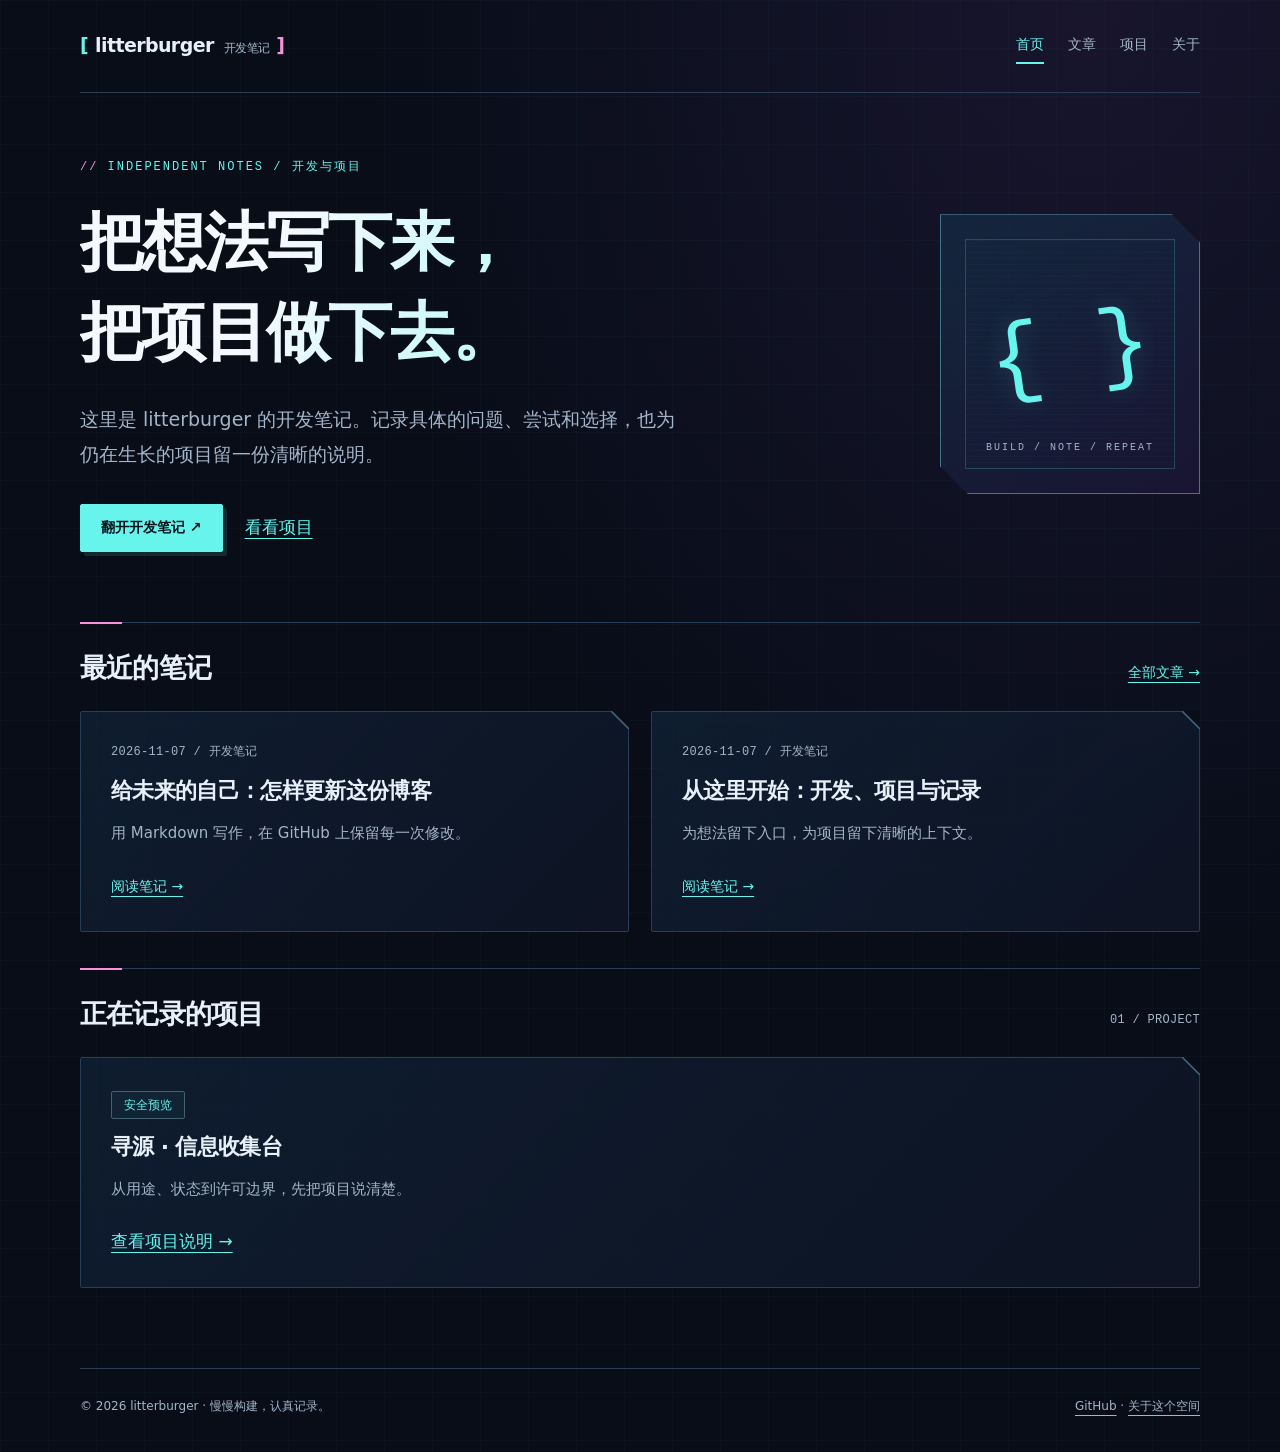
<file: docs/index.html>
<!doctype html>
<html lang="zh-CN"><head><meta charset="utf-8"><meta name="viewport" content="width=device-width, initial-scale=1"><title>首页 · litterburger 的开发笔记</title><meta name="description" content="开发过程、项目说明与值得留下的思考。"><meta name="color-scheme" content="dark"><link rel="canonical" href="https://czj44223-cloud.github.io/"><link rel="stylesheet" href="/assets/style.css"><link rel="icon" href="/favicon.svg" type="image/svg+xml"></head><body><a class="skip" href="#main">跳至正文</a><header><a class="brand" href="/">litterburger<small>开发笔记</small></a><nav aria-label="主导航"><a href="/" aria-current="page">首页</a><a href="/posts/">文章</a><a href="/projects/">项目</a><a href="/about/">关于</a></nav></header><main id="main"><section class="hero"><div><div class="eyebrow">Independent notes / 开发与项目</div><h1>把想法写下来，<br>把项目做下去。</h1><p class="lead">这里是 litterburger 的开发笔记。记录具体的问题、尝试和选择，也为仍在生长的项目留一份清晰的说明。</p><div class="actions"><a class="button" href="/posts/">翻开开发笔记 ↗</a><a href="/projects/">看看项目</a></div></div><div class="hero-art" aria-hidden="true"><span>{ }</span></div></section><section><div class="section-head"><h2>最近的笔记</h2><a href="/posts/">全部文章 →</a></div><div class="cards"><article class="card"><div class="meta"><time datetime="2026-11-07">2026-11-07</time> / 开发笔记</div><h3><a href="/posts/2026-11-07-writing/">给未来的自己：怎样更新这份博客</a></h3><p>用 Markdown 写作，在 GitHub 上保留每一次修改。</p><a class="more" href="/posts/2026-11-07-writing/" aria-label="阅读：给未来的自己：怎样更新这份博客">阅读笔记 →</a></article><article class="card"><div class="meta"><time datetime="2026-11-07">2026-11-07</time> / 开发笔记</div><h3><a href="/posts/2026-11-07-hello/">从这里开始：开发、项目与记录</a></h3><p>为想法留下入口，为项目留下清晰的上下文。</p><a class="more" href="/posts/2026-11-07-hello/" aria-label="阅读：从这里开始：开发、项目与记录">阅读笔记 →</a></article></div></section><section class="project"><div class="section-head"><h2>正在记录的项目</h2><span class="meta">01 / PROJECT</span></div><div class="card"><span class="tag">安全预览</span><h3>寻源 · 信息收集台</h3><p>从用途、状态到许可边界，先把项目说清楚。</p><a href="/projects/">查看项目说明 →</a></div></section></main><footer><span>© 2026 litterburger · 慢慢构建，认真记录。</span><span><a href="https://github.com/czj44223-cloud">GitHub</a> · <a href="/about/">关于这个空间</a></span></footer></body></html>
</file>
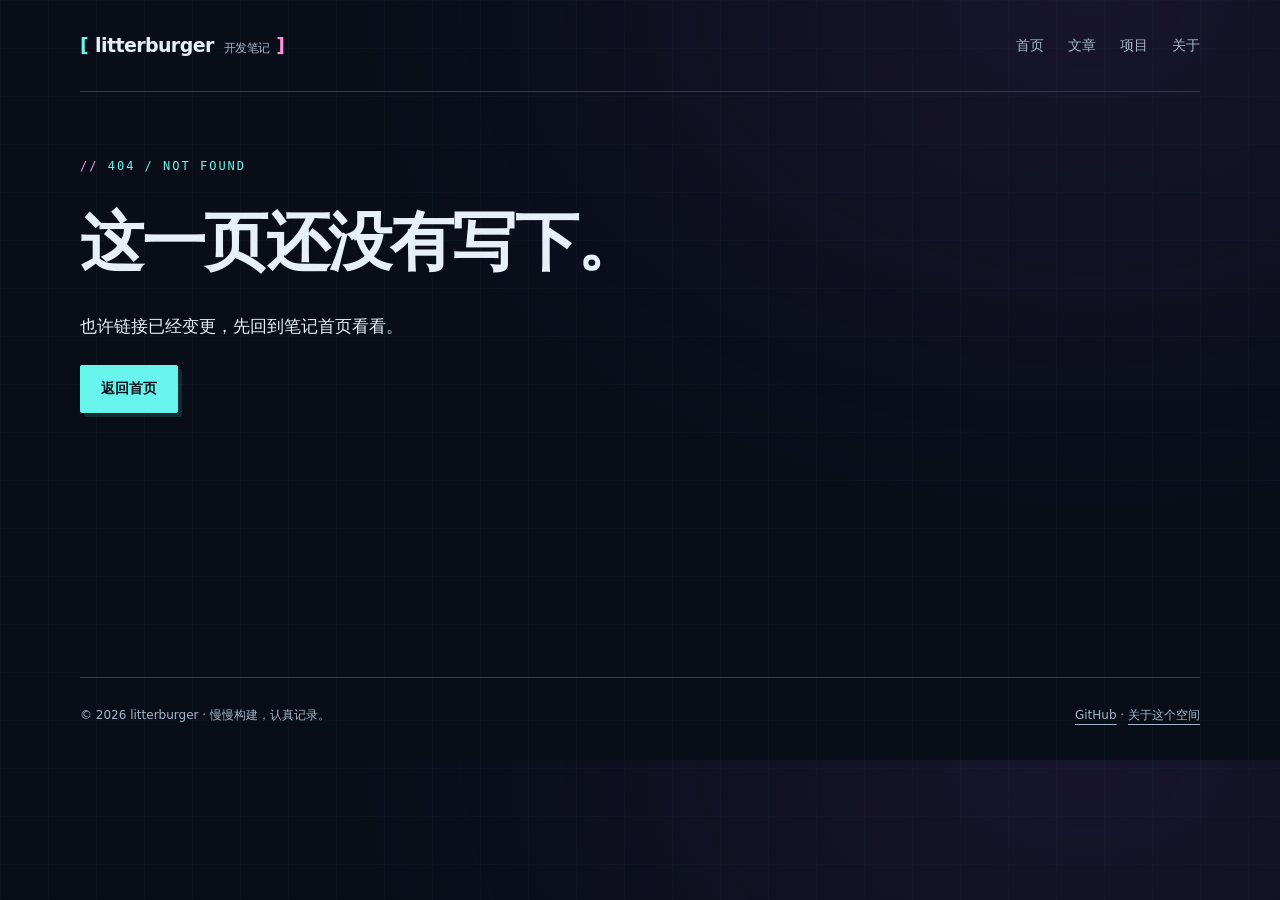
<file: docs/404/index.html>
<!doctype html>
<html lang="zh-CN"><head><meta charset="utf-8"><meta name="viewport" content="width=device-width, initial-scale=1"><title>页面未找到 · litterburger 的开发笔记</title><meta name="description" content="这个地址暂时没有内容。"><meta name="color-scheme" content="dark"><link rel="canonical" href="https://czj44223-cloud.github.io/404/"><link rel="stylesheet" href="/assets/style.css"><link rel="icon" href="/favicon.svg" type="image/svg+xml"></head><body><a class="skip" href="#main">跳至正文</a><header><a class="brand" href="/">litterburger<small>开发笔记</small></a><nav aria-label="主导航"><a href="/">首页</a><a href="/posts/">文章</a><a href="/projects/">项目</a><a href="/about/">关于</a></nav></header><main id="main"><div class="page-intro"><div class="eyebrow">404 / NOT FOUND</div><h1>这一页还没有写下。</h1><p>也许链接已经变更，先回到笔记首页看看。</p><a class="button" href="/">返回首页</a></div></main><footer><span>© 2026 litterburger · 慢慢构建，认真记录。</span><span><a href="https://github.com/czj44223-cloud">GitHub</a> · <a href="/about/">关于这个空间</a></span></footer></body></html>
</file>
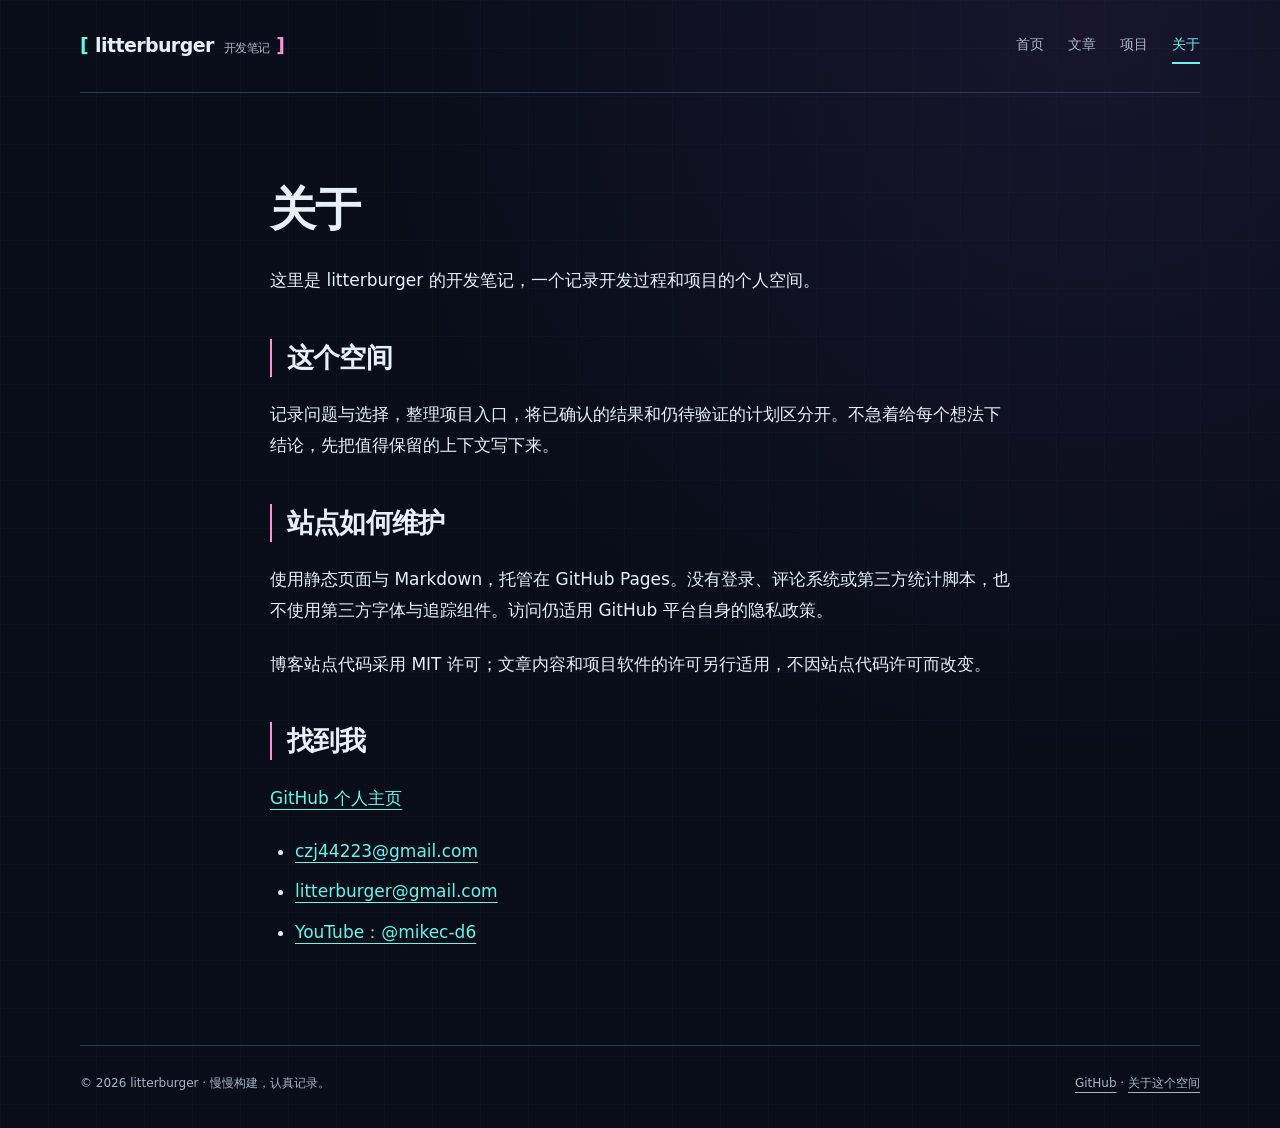
<file: docs/about/index.html>
<!doctype html>
<html lang="zh-CN"><head><meta charset="utf-8"><meta name="viewport" content="width=device-width, initial-scale=1"><title>关于 · litterburger 的开发笔记</title><meta name="description" content="关于 litterburger 的开发笔记与站点维护。"><meta name="color-scheme" content="dark"><link rel="canonical" href="https://czj44223-cloud.github.io/about/"><link rel="stylesheet" href="/assets/style.css"><link rel="icon" href="/favicon.svg" type="image/svg+xml"></head><body><a class="skip" href="#main">跳至正文</a><header><a class="brand" href="/">litterburger<small>开发笔记</small></a><nav aria-label="主导航"><a href="/">首页</a><a href="/posts/">文章</a><a href="/projects/">项目</a><a href="/about/" aria-current="page">关于</a></nav></header><main id="main"><article class="prose"><h1>关于</h1>
<p>这里是 litterburger 的开发笔记，一个记录开发过程和项目的个人空间。</p>
<h2>这个空间</h2>
<p>记录问题与选择，整理项目入口，将已确认的结果和仍待验证的计划区分开。不急着给每个想法下结论，先把值得保留的上下文写下来。</p>
<h2>站点如何维护</h2>
<p>使用静态页面与 Markdown，托管在 GitHub Pages。没有登录、评论系统或第三方统计脚本，也不使用第三方字体与追踪组件。访问仍适用 GitHub 平台自身的隐私政策。</p>
<p>博客站点代码采用 MIT 许可；文章内容和项目软件的许可另行适用，不因站点代码许可而改变。</p>
<h2>找到我</h2>
<p><a href="https://github.com/czj44223-cloud">GitHub 个人主页</a></p><ul class="contact-list"><li><a href="mailto:czj44223@gmail.com">czj44223@gmail.com</a></li><li><a href="mailto:litterburger@gmail.com">litterburger@gmail.com</a></li><li><a href="https://www.youtube.com/@mikec-d6">YouTube：@mikec-d6</a></li></ul></article></main><footer><span>© 2026 litterburger · 慢慢构建，认真记录。</span><span><a href="https://github.com/czj44223-cloud">GitHub</a> · <a href="/about/">关于这个空间</a></span></footer></body></html>
</file>
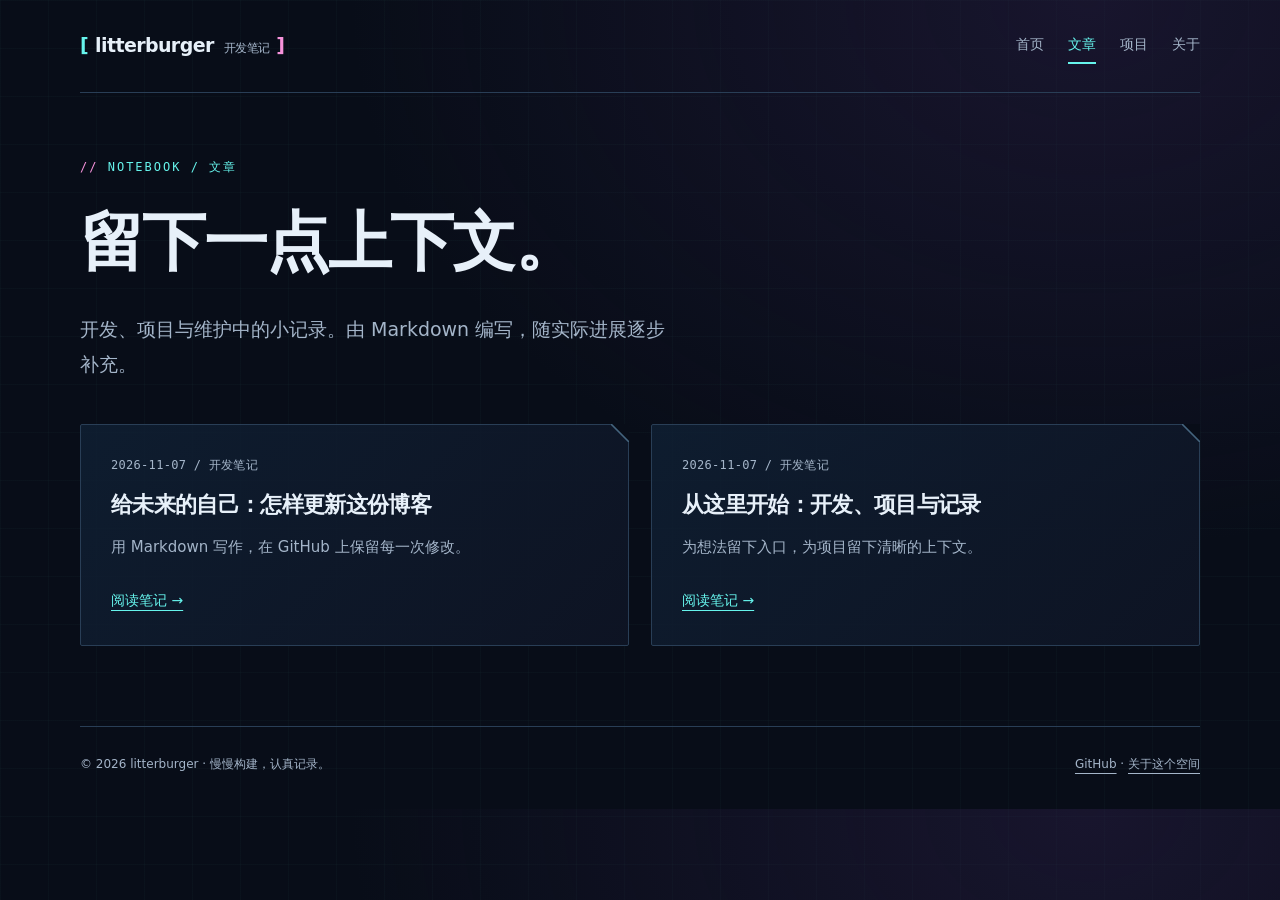
<file: docs/posts/index.html>
<!doctype html>
<html lang="zh-CN"><head><meta charset="utf-8"><meta name="viewport" content="width=device-width, initial-scale=1"><title>文章 · litterburger 的开发笔记</title><meta name="description" content="开发笔记与项目维护记录。"><meta name="color-scheme" content="dark"><link rel="canonical" href="https://czj44223-cloud.github.io/posts/"><link rel="stylesheet" href="/assets/style.css"><link rel="icon" href="/favicon.svg" type="image/svg+xml"></head><body><a class="skip" href="#main">跳至正文</a><header><a class="brand" href="/">litterburger<small>开发笔记</small></a><nav aria-label="主导航"><a href="/">首页</a><a href="/posts/" aria-current="page">文章</a><a href="/projects/">项目</a><a href="/about/">关于</a></nav></header><main id="main"><div class="page-intro"><div class="eyebrow">Notebook / 文章</div><h1>留下一点上下文。</h1><p class="lead">开发、项目与维护中的小记录。由 Markdown 编写，随实际进展逐步补充。</p></div><div class="cards"><article class="card"><div class="meta"><time datetime="2026-11-07">2026-11-07</time> / 开发笔记</div><h3><a href="/posts/2026-11-07-writing/">给未来的自己：怎样更新这份博客</a></h3><p>用 Markdown 写作，在 GitHub 上保留每一次修改。</p><a class="more" href="/posts/2026-11-07-writing/" aria-label="阅读：给未来的自己：怎样更新这份博客">阅读笔记 →</a></article><article class="card"><div class="meta"><time datetime="2026-11-07">2026-11-07</time> / 开发笔记</div><h3><a href="/posts/2026-11-07-hello/">从这里开始：开发、项目与记录</a></h3><p>为想法留下入口，为项目留下清晰的上下文。</p><a class="more" href="/posts/2026-11-07-hello/" aria-label="阅读：从这里开始：开发、项目与记录">阅读笔记 →</a></article></div></main><footer><span>© 2026 litterburger · 慢慢构建，认真记录。</span><span><a href="https://github.com/czj44223-cloud">GitHub</a> · <a href="/about/">关于这个空间</a></span></footer></body></html>
</file>
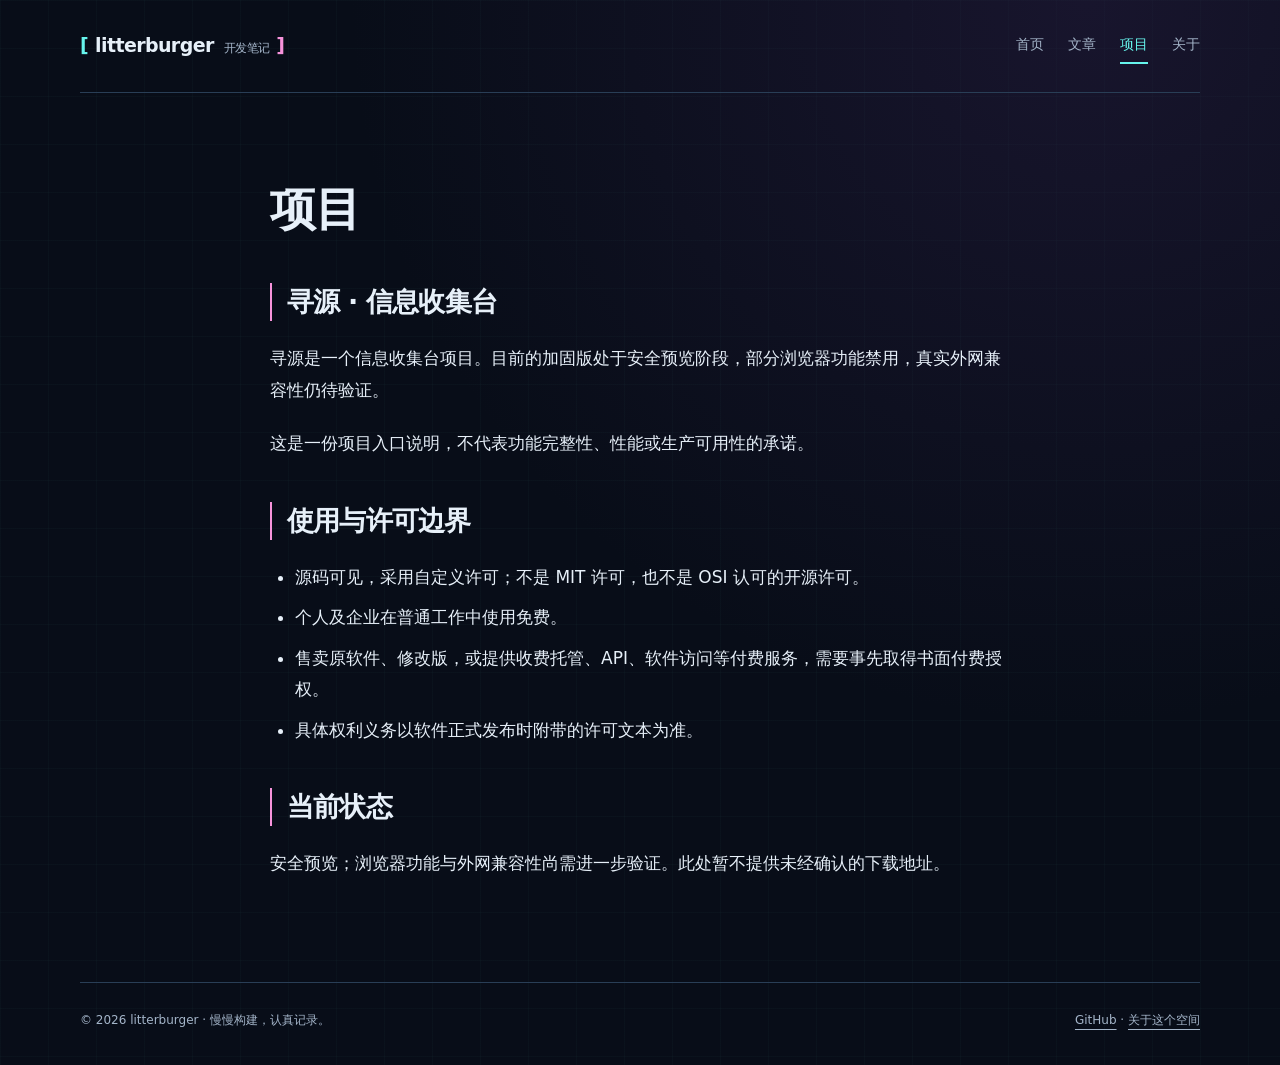
<file: docs/projects/index.html>
<!doctype html>
<html lang="zh-CN"><head><meta charset="utf-8"><meta name="viewport" content="width=device-width, initial-scale=1"><title>项目 · litterburger 的开发笔记</title><meta name="description" content="寻源信息收集台：当前状态与自定义许可边界。"><meta name="color-scheme" content="dark"><link rel="canonical" href="https://czj44223-cloud.github.io/projects/"><link rel="stylesheet" href="/assets/style.css"><link rel="icon" href="/favicon.svg" type="image/svg+xml"></head><body><a class="skip" href="#main">跳至正文</a><header><a class="brand" href="/">litterburger<small>开发笔记</small></a><nav aria-label="主导航"><a href="/">首页</a><a href="/posts/">文章</a><a href="/projects/" aria-current="page">项目</a><a href="/about/">关于</a></nav></header><main id="main"><article class="prose"><h1>项目</h1>
<h2>寻源 · 信息收集台</h2>
<p>寻源是一个信息收集台项目。目前的加固版处于安全预览阶段，部分浏览器功能禁用，真实外网兼容性仍待验证。</p>
<p>这是一份项目入口说明，不代表功能完整性、性能或生产可用性的承诺。</p>
<h2>使用与许可边界</h2>
<ul>
<li>源码可见，采用自定义许可；不是 MIT 许可，也不是 OSI 认可的开源许可。</li>
<li>个人及企业在普通工作中使用免费。</li>
<li>售卖原软件、修改版，或提供收费托管、API、软件访问等付费服务，需要事先取得书面付费授权。</li>
<li>具体权利义务以软件正式发布时附带的许可文本为准。</li>
</ul>
<h2>当前状态</h2>
<p>安全预览；浏览器功能与外网兼容性尚需进一步验证。此处暂不提供未经确认的下载地址。</p></article></main><footer><span>© 2026 litterburger · 慢慢构建，认真记录。</span><span><a href="https://github.com/czj44223-cloud">GitHub</a> · <a href="/about/">关于这个空间</a></span></footer></body></html>
</file>
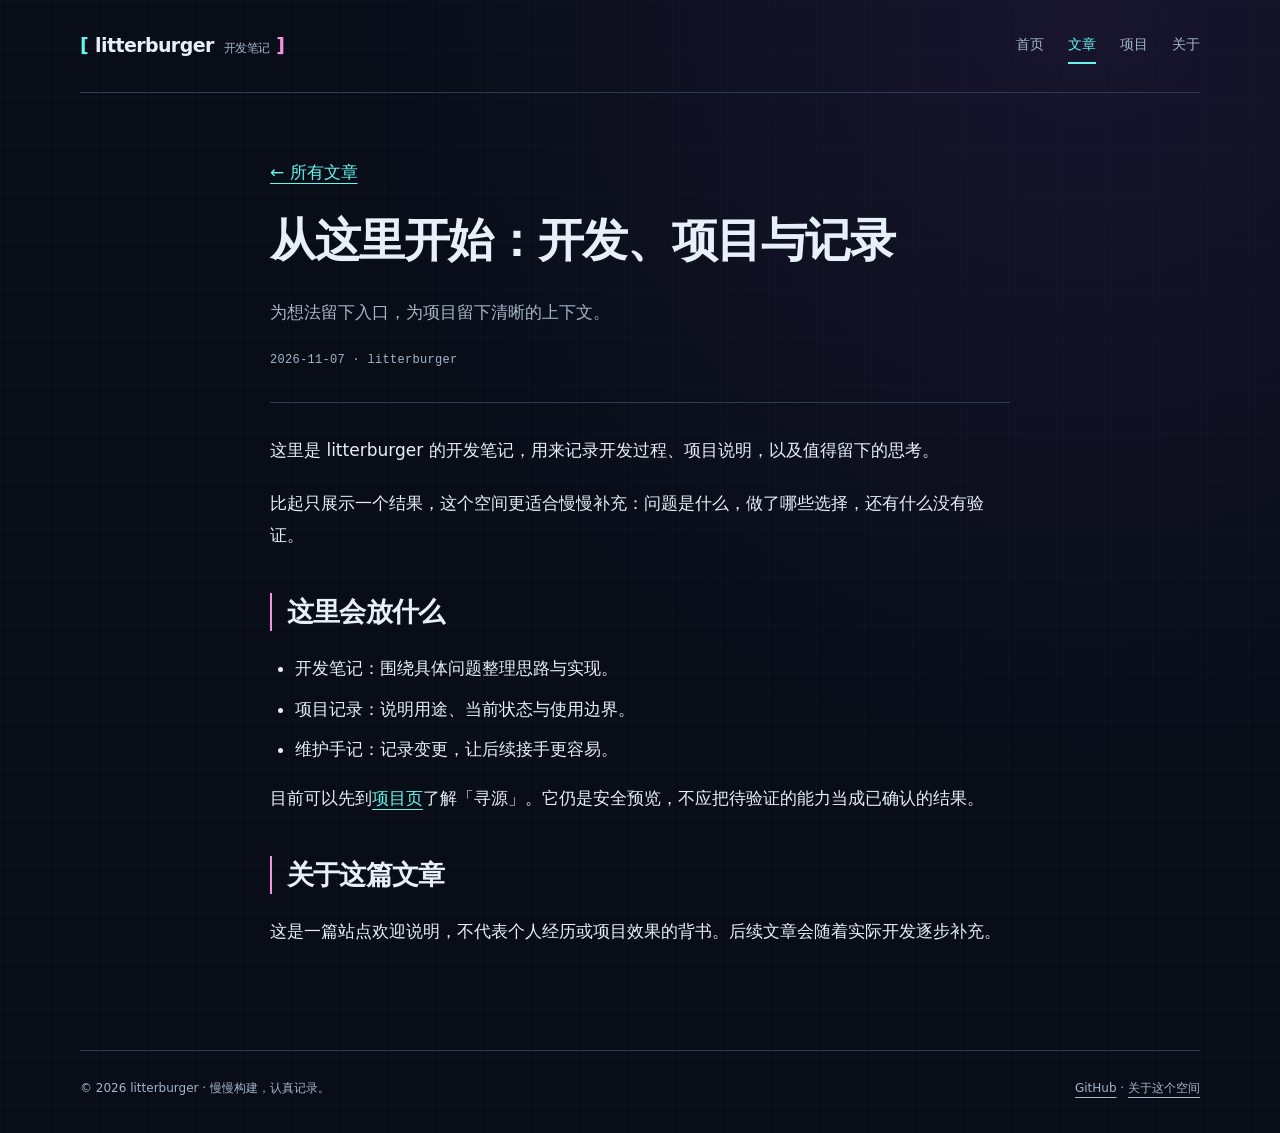
<file: docs/posts/2026-11-07-hello/index.html>
<!doctype html>
<html lang="zh-CN"><head><meta charset="utf-8"><meta name="viewport" content="width=device-width, initial-scale=1"><title>从这里开始：开发、项目与记录 · litterburger 的开发笔记</title><meta name="description" content="为想法留下入口，为项目留下清晰的上下文。"><meta name="color-scheme" content="dark"><link rel="canonical" href="https://czj44223-cloud.github.io/posts/2026-11-07-hello/"><link rel="stylesheet" href="/assets/style.css"><link rel="icon" href="/favicon.svg" type="image/svg+xml"></head><body><a class="skip" href="#main">跳至正文</a><header><a class="brand" href="/">litterburger<small>开发笔记</small></a><nav aria-label="主导航"><a href="/">首页</a><a href="/posts/" aria-current="page">文章</a><a href="/projects/">项目</a><a href="/about/">关于</a></nav></header><main id="main"><article class="prose"><div class="article-head"><a href="/posts/">← 所有文章</a><h1>从这里开始：开发、项目与记录</h1><p class="summary">为想法留下入口，为项目留下清晰的上下文。</p><div class="meta"><time datetime="2026-11-07">2026-11-07</time> · litterburger</div></div><p>这里是 litterburger 的开发笔记，用来记录开发过程、项目说明，以及值得留下的思考。</p>
<p>比起只展示一个结果，这个空间更适合慢慢补充：问题是什么，做了哪些选择，还有什么没有验证。</p>
<h2>这里会放什么</h2>
<ul>
<li>开发笔记：围绕具体问题整理思路与实现。</li>
<li>项目记录：说明用途、当前状态与使用边界。</li>
<li>维护手记：记录变更，让后续接手更容易。</li>
</ul>
<p>目前可以先到<a href="/projects/">项目页</a>了解「寻源」。它仍是安全预览，不应把待验证的能力当成已确认的结果。</p>
<h2>关于这篇文章</h2>
<p>这是一篇站点欢迎说明，不代表个人经历或项目效果的背书。后续文章会随着实际开发逐步补充。</p></article></main><footer><span>© 2026 litterburger · 慢慢构建，认真记录。</span><span><a href="https://github.com/czj44223-cloud">GitHub</a> · <a href="/about/">关于这个空间</a></span></footer></body></html>
</file>
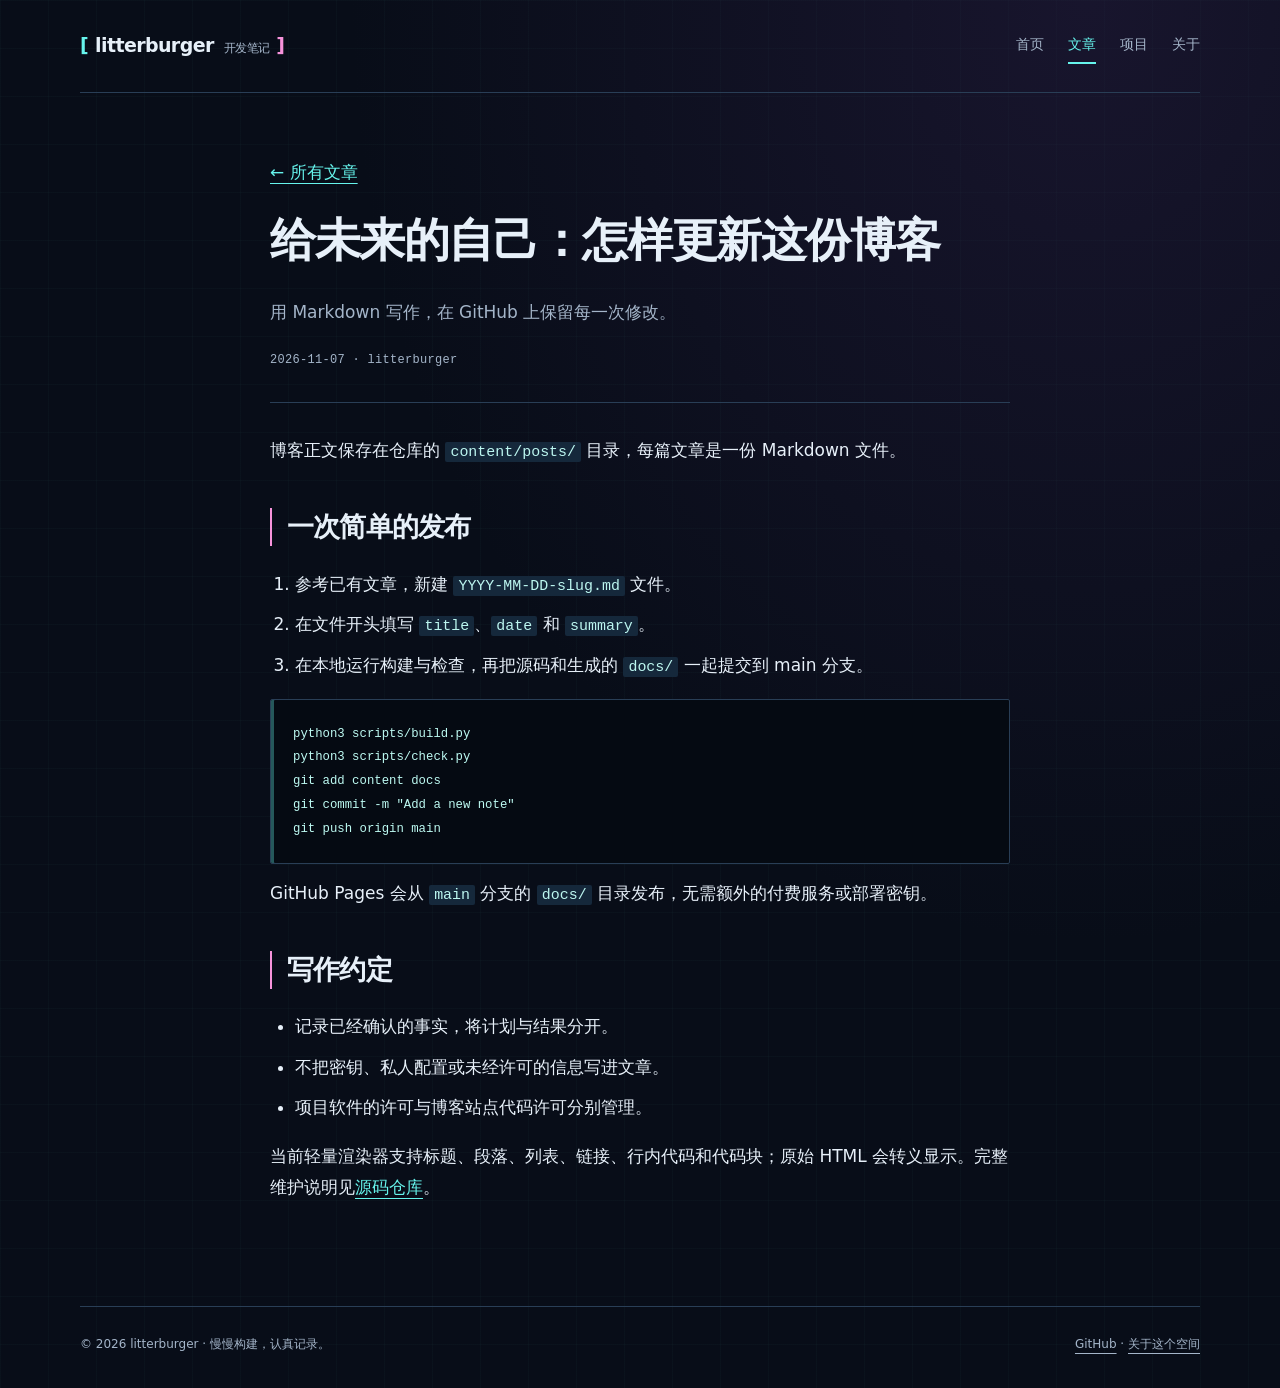
<file: docs/posts/2026-11-07-writing/index.html>
<!doctype html>
<html lang="zh-CN"><head><meta charset="utf-8"><meta name="viewport" content="width=device-width, initial-scale=1"><title>给未来的自己：怎样更新这份博客 · litterburger 的开发笔记</title><meta name="description" content="用 Markdown 写作，在 GitHub 上保留每一次修改。"><meta name="color-scheme" content="dark"><link rel="canonical" href="https://czj44223-cloud.github.io/posts/2026-11-07-writing/"><link rel="stylesheet" href="/assets/style.css"><link rel="icon" href="/favicon.svg" type="image/svg+xml"></head><body><a class="skip" href="#main">跳至正文</a><header><a class="brand" href="/">litterburger<small>开发笔记</small></a><nav aria-label="主导航"><a href="/">首页</a><a href="/posts/" aria-current="page">文章</a><a href="/projects/">项目</a><a href="/about/">关于</a></nav></header><main id="main"><article class="prose"><div class="article-head"><a href="/posts/">← 所有文章</a><h1>给未来的自己：怎样更新这份博客</h1><p class="summary">用 Markdown 写作，在 GitHub 上保留每一次修改。</p><div class="meta"><time datetime="2026-11-07">2026-11-07</time> · litterburger</div></div><p>博客正文保存在仓库的 <code>content/posts/</code> 目录，每篇文章是一份 Markdown 文件。</p>
<h2>一次简单的发布</h2>
<ol>
<li>参考已有文章，新建 <code>YYYY-MM-DD-slug.md</code> 文件。</li>
<li>在文件开头填写 <code>title</code>、<code>date</code> 和 <code>summary</code>。</li>
<li>在本地运行构建与检查，再把源码和生成的 <code>docs/</code> 一起提交到 main 分支。</li>
</ol>
<pre><code>python3 scripts/build.py
python3 scripts/check.py
git add content docs
git commit -m &quot;Add a new note&quot;
git push origin main</code></pre>
<p>GitHub Pages 会从 <code>main</code> 分支的 <code>docs/</code> 目录发布，无需额外的付费服务或部署密钥。</p>
<h2>写作约定</h2>
<ul>
<li>记录已经确认的事实，将计划与结果分开。</li>
<li>不把密钥、私人配置或未经许可的信息写进文章。</li>
<li>项目软件的许可与博客站点代码许可分别管理。</li>
</ul>
<p>当前轻量渲染器支持标题、段落、列表、链接、行内代码和代码块；原始 HTML 会转义显示。完整维护说明见<a href="https://github.com/czj44223-cloud/czj44223-cloud.github.io">源码仓库</a>。</p></article></main><footer><span>© 2026 litterburger · 慢慢构建，认真记录。</span><span><a href="https://github.com/czj44223-cloud">GitHub</a> · <a href="/about/">关于这个空间</a></span></footer></body></html>
</file>
<file: assets/style.css>
/* Blog code: MIT. Article rights are separate. */
:root{color-scheme:dark;--bg:#080d18;--paper:#0d1728;--ink:#e7f0f9;--muted:#a4b5c9;--accent:#66f4ec;--line:#293e56;--wash:#15283b;--pink:#f793db}*{box-sizing:border-box}html{scroll-behavior:smooth}body{margin:0;background:radial-gradient(ellipse at 85% 0, #30214d66,transparent 48%),linear-gradient(#66f4ec06 1px,transparent 1px),linear-gradient(90deg,#66f4ec06 1px,transparent 1px),var(--bg);background-size:auto,48px 48px,48px 48px,auto;color:var(--ink);font:17px/1.85 system-ui,-apple-system,"Segoe UI","Noto Sans SC",sans-serif;overflow-wrap:anywhere}a{color:var(--accent);text-underline-offset:5px}a:hover{color:#fff}a:focus-visible{outline:2px solid var(--pink);outline-offset:5px}header,main,footer{width:min(1120px,calc(100% - 80px));margin:auto}.skip{position:absolute;left:10px;top:-100px;background:var(--paper);padding:8px;z-index:10}.skip:focus{top:10px}header{display:flex;align-items:center;justify-content:space-between;gap:24px;padding:28px 0;border-bottom:1px solid var(--line)}.brand{font-size:19px;font-weight:750;letter-spacing:-.6px;text-decoration:none;color:var(--ink)}.brand:before{content:"[";color:var(--accent);margin-right:7px}.brand:after{content:"]";color:var(--pink);margin-left:7px}.brand small{font-size:12px;color:var(--muted);font-weight:400;margin-left:10px}nav{display:flex;gap:24px;flex-wrap:wrap}nav a{font-size:14px;text-decoration:none;color:var(--muted);padding:4px 0}nav a[aria-current=page]{color:var(--accent);border-bottom:2px solid var(--accent)}main{min-height:65vh;padding:64px 0 80px;min-width:0}.eyebrow{text-transform:uppercase;letter-spacing:2px;font:12px/1.8 ui-monospace,SFMono-Regular,Consolas,monospace;color:var(--accent)}.eyebrow:before{content:"// ";color:var(--pink)}h1,h2,h3{line-height:1.4;letter-spacing:-.03em}h1{font-size:clamp(34px,5vw,64px);margin:20px 0 24px;font-weight:650}h2{font-size:27px}h3{font-size:22px}p{margin:0 0 22px}.lead{max-width:600px;color:var(--muted);font-size:19px}.hero{display:grid;grid-template-columns:minmax(0,1fr) 260px;gap:50px;padding-bottom:70px;align-items:center}.hero h1{background:linear-gradient(115deg,#f4f9ff 25%,#a4f9f3 75%,#f3b5e7);background-clip:text;-webkit-background-clip:text;color:transparent}.hero-art{height:280px;background:linear-gradient(145deg,#13334b99,#1b1536cc);border:1px solid #447587;position:relative;overflow:hidden;display:grid;place-items:center;clip-path:polygon(0 0,calc(100% - 28px) 0,100% 28px,100% 100%,28px 100%,0 calc(100% - 28px))}.hero-art:before{content:"";position:absolute;inset:24px;border:1px solid #66f4ec33;background:repeating-linear-gradient(0deg,transparent 0,transparent 5px,#66f4ec06 5px,#66f4ec06 6px)}.hero-art span{font-size:90px;line-height:1;transform:rotate(-8deg);color:var(--accent);font-family:monospace;text-shadow:0 0 26px #66f4ec33}.hero-art:after{content:"BUILD / NOTE / REPEAT";position:absolute;bottom:40px;font:10px monospace;letter-spacing:2px;color:var(--muted)}.actions{display:flex;gap:22px;align-items:center;margin-top:32px}.button{display:inline-block;background:var(--accent);color:#08151d;padding:10px 20px;border:1px solid var(--accent);border-radius:2px;text-decoration:none;font-size:14px;font-weight:650;box-shadow:4px 4px 0 #66f4ec20}.button:hover{background:#fff;color:#08151d}.section-head{display:flex;justify-content:space-between;align-items:baseline;gap:16px;border-top:1px solid var(--line);padding-top:26px;margin-bottom:24px;position:relative}.section-head:before{content:"";position:absolute;width:42px;height:2px;background:var(--pink);top:-1px;left:0}.section-head h2{margin:0}.section-head a{font-size:14px}.cards{display:grid;grid-template-columns:repeat(2,minmax(0,1fr));gap:22px}.card{background:linear-gradient(135deg,#102237bb,#0e1424ee);border:1px solid var(--line);padding:30px;border-radius:2px;position:relative;min-width:0}.card:before{content:"";position:absolute;right:-1px;top:-1px;width:18px;height:18px;background:linear-gradient(45deg,transparent 46%,#44647e 48%,#44647e 52%,var(--bg) 54%)}.card:hover{border-color:#4c7887}.card h3{margin:13px 0}.card h3 a{color:var(--ink);text-decoration:none}.card h3 a:hover{color:var(--accent)}.card p{color:var(--muted);font-size:15px}.meta{font:12px/1.8 ui-monospace,SFMono-Regular,Consolas,monospace;color:var(--muted);letter-spacing:.3px}.card .more{font-size:14px}.page-intro{margin-bottom:42px}.prose{max-width:740px;margin:auto;overflow-wrap:anywhere;min-width:0}.prose h1{font-size:clamp(30px,4vw,46px)}.prose h2{margin-top:42px;border-left:2px solid var(--pink);padding-left:15px}.prose li{margin-bottom:9px}.prose ul,.prose ol{padding-left:25px}.prose pre{overflow:auto;max-width:100%;background:#050a12;color:#bdfaf2;padding:22px;border:1px solid var(--line);border-radius:2px;font-size:14px;line-height:1.7;box-shadow:inset 3px 0 #66f4ec55;overflow-wrap:normal}.prose code{font-size:.88em;background:var(--wash);color:#bcf6f0;padding:2px 5px;border-radius:2px}.prose pre code{background:none;padding:0;color:inherit}.article-head{border-bottom:1px solid var(--line);padding-bottom:30px;margin-bottom:32px}.article-head .summary{color:var(--muted)}.tag{display:inline-block;border:1px solid #42616e;border-radius:2px;padding:2px 12px;font-size:12px;color:var(--accent);background:#66f4ec09}.notice{background:var(--wash);border-left:3px solid var(--accent);padding:20px 24px;margin:24px 0}.project{margin-top:36px}.contact-list{padding-left:22px}.contact-list a{word-break:break-word}footer{display:flex;justify-content:space-between;gap:20px;flex-wrap:wrap;border-top:1px solid var(--line);padding:26px 0 34px;color:var(--muted);font-size:12px}footer a{color:inherit}::selection{background:#f793db;color:#090e18}@media(max-width:700px){header,main,footer{width:calc(100% - 36px)}header{align-items:flex-start;flex-direction:column;gap:16px;padding:22px 0}.brand small{display:none}nav{gap:25px}main{padding-top:40px}.hero{grid-template-columns:1fr;gap:20px;padding-bottom:44px}.hero-art{display:none}.cards{grid-template-columns:1fr}.card{padding:24px}.lead{font-size:17px}.actions{flex-wrap:wrap}.section-head h2{font-size:23px}.prose pre{padding:16px;font-size:13px}h1{font-size:38px}}@media(prefers-reduced-motion:reduce){html{scroll-behavior:auto}*,*:before,*:after{animation:none!important;transition:none!important}}
</file>
